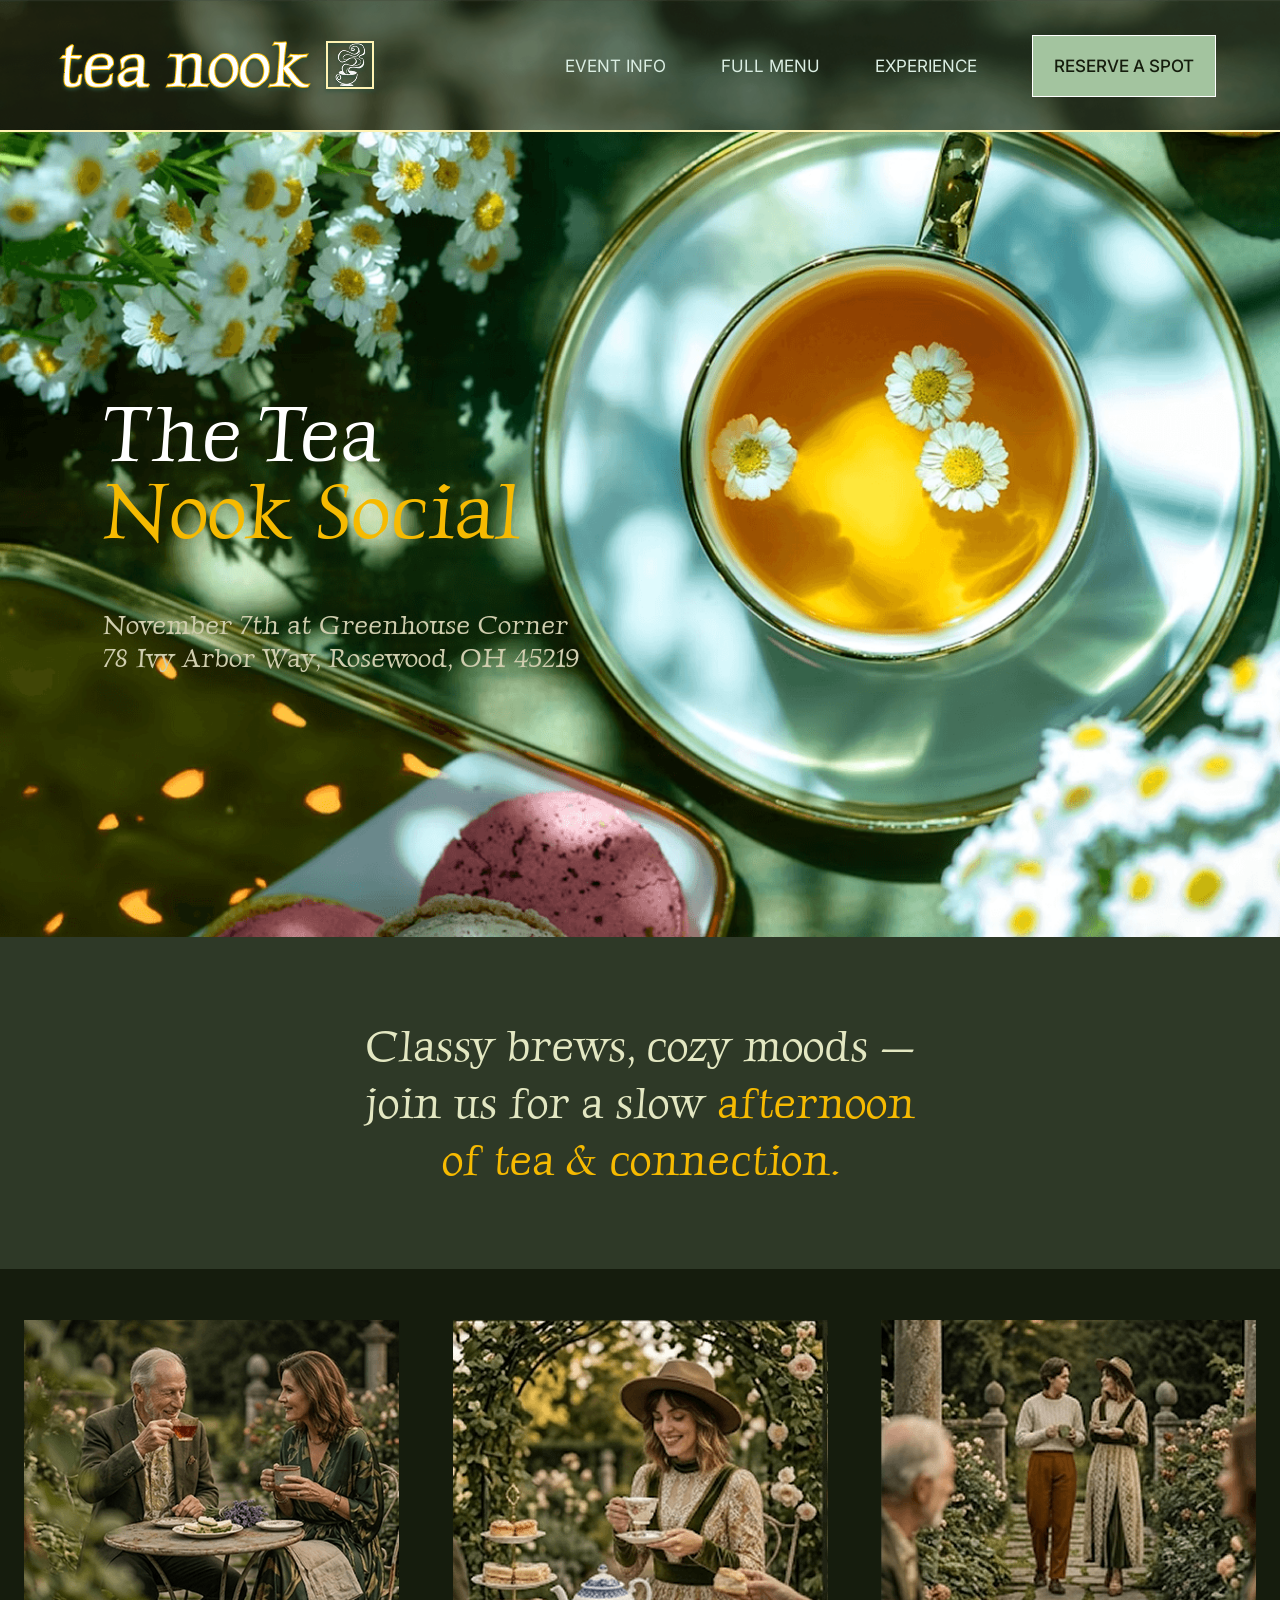
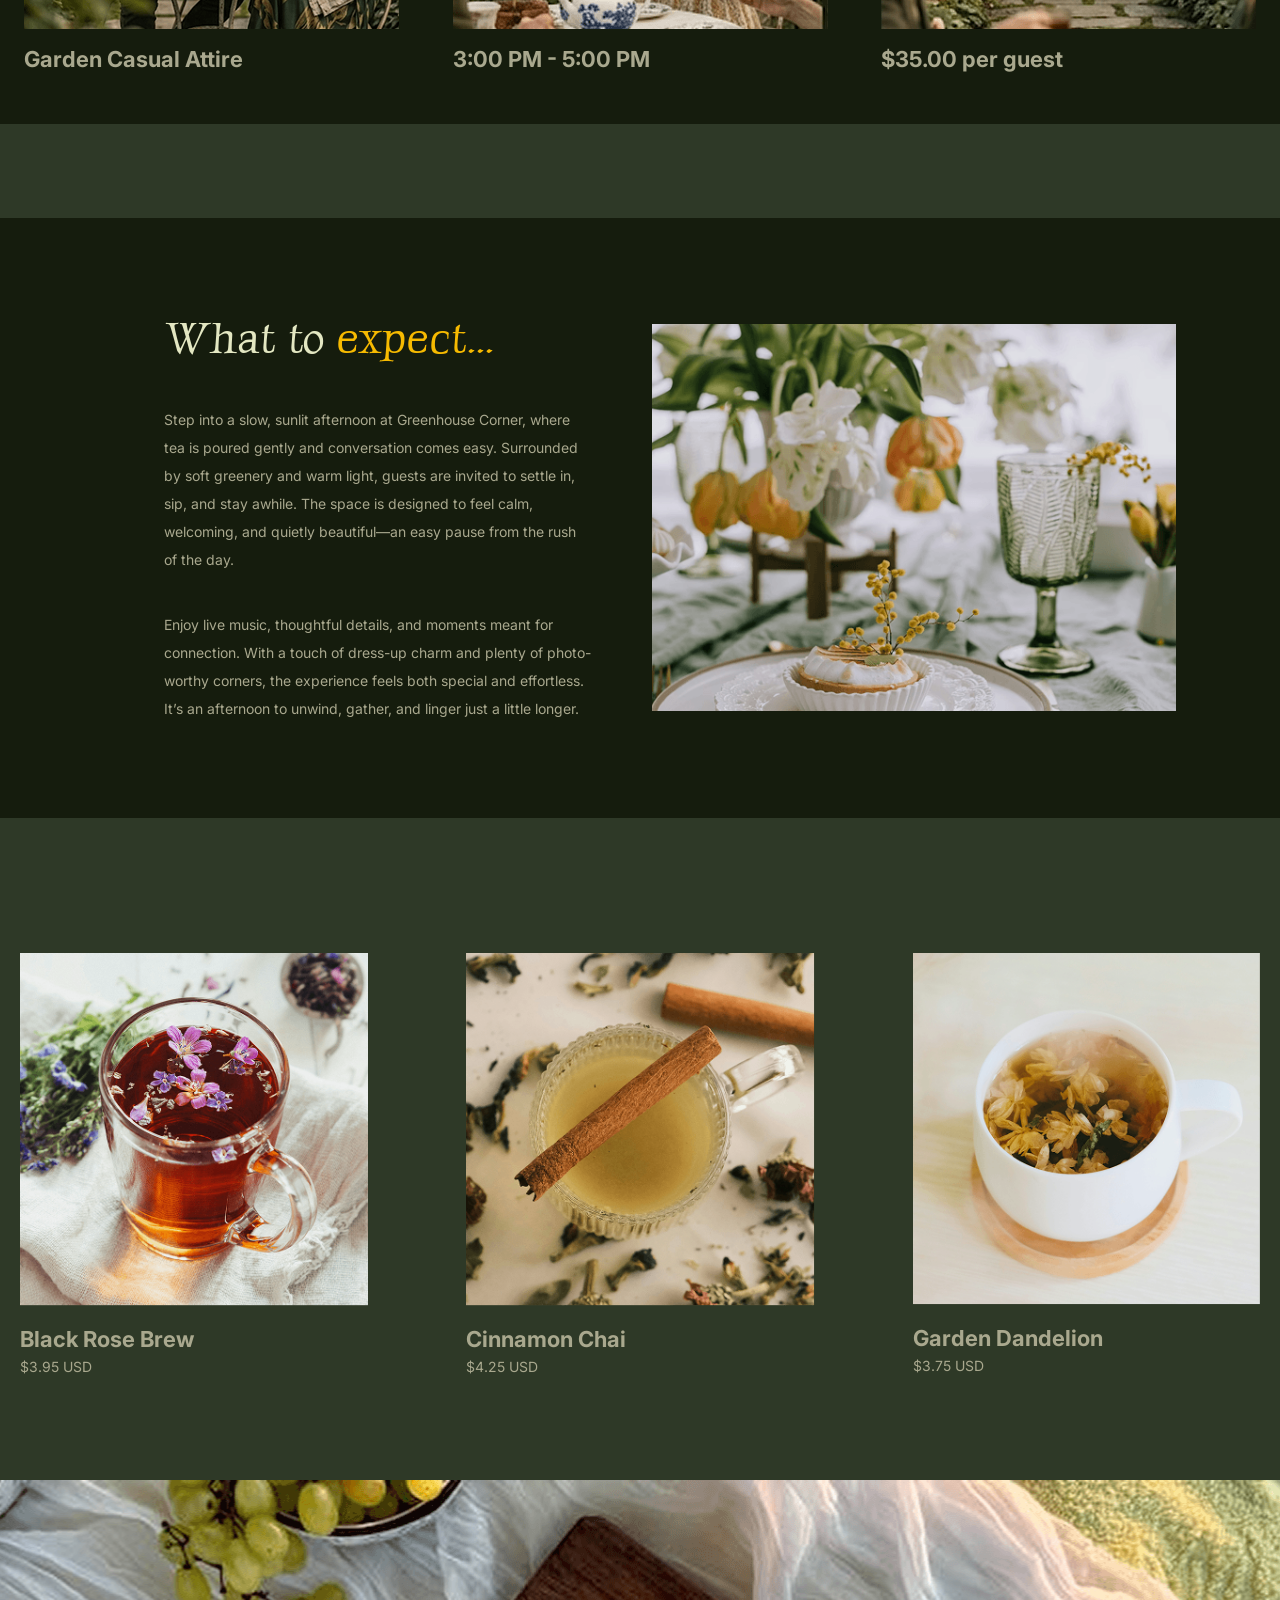
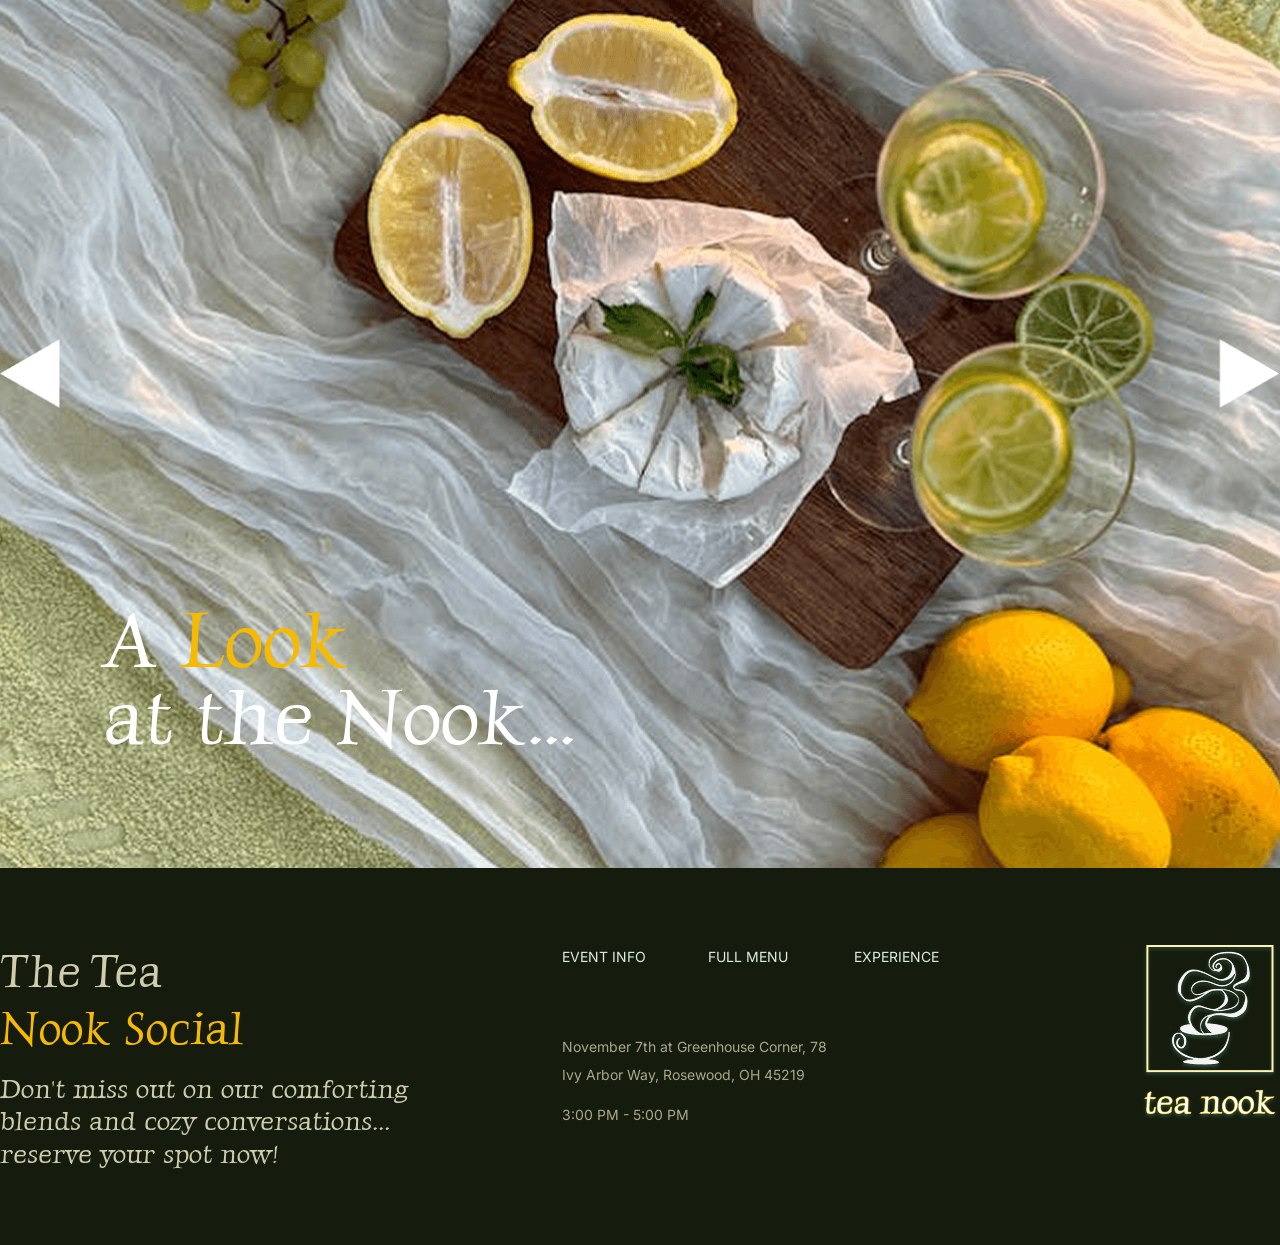
<file: index.html>
<!DOCTYPE html>
<html>
  <head>
    <meta charset="UTF-8" />
    <meta name="viewport" content="width=device-width, initial-scale=1.0">
    <title>Tea Nook Social</title>
    <link href="styles.css" rel="stylesheet" />
  </head>

  <body>
    <header>
      <nav>
        <ul class="nav-list">
          <li class="logo-item">
            <a href="index.html">
              <img src="images/sitelogo.png" class="logo" alt="Tea Nook Logo" />
            </a>
          </li>

          <div class="side-nav">
            <li><a href="eventinfo.html">EVENT INFO</a></li>
            <li><a href="fullmenu.html">FULL MENU</a></li>
            <li><a href="experience.html">EXPERIENCE</a></li>
            <li><a href="menu/index.html" class="btn">RESERVE A SPOT</a></li>
          </div>
        </ul>
      </nav>
    </header>

    <main>
      <section class="hero">
        <div class="hero-content">
          <h1>The Tea<br /><span class="yellow">Nook Social</span></h1>

          <h3>
            November 7th at Greenhouse Corner <br />
            78 Ivy Arbor Way, Rosewood,&nbsp;OH&nbsp;45219
          </h3>

        </div>
      </section>

      <section class="featured-gallery">
        <div class="featured-gallery-top">
          <h2>
            Classy brews, cozy moods — join us for a slow
            <span class="yellow">afternoon of tea & connection.</span>
          </h2>
        </div>

        <div class="featured-gallery-bottom">
          <ul class="gallery-items">
            <li>
              <img src="images/gardencasual.png" alt="2 Guests Drinking Tea" />
              <div class="featured-gallery-text">
                <h4>Garden Casual Attire</h4>
              </div>
            </li>

            <li>
              <img src="images/timeimg.png" alt="Woman Drinking Tea" />
              <div class="featured-gallery-text">
                <h4>3:00 PM - 5:00 PM</h4>
              </div>
            </li>

            <li>
              <img src="images/ticketcostimg.png" alt="Guests Walking Through Garden" />
              <div class="featured-gallery-text">
                <h4>$35.00 per guest</h4>
              </div>
            </li>
          </ul>
        </div>
      </section>

      <section class="expectations-bg">
        <section class="expectations">
          <div class="expectations-container">
            <div class="expectations-left">
              <h2>What to<span class="yellow"> expect...</span></h2>

              <p class="expectations-p1">
Step into a slow, sunlit afternoon at Greenhouse Corner, where tea is poured gently and conversation comes easy. Surrounded by soft greenery and warm light, guests are invited to settle in, sip, and stay awhile. The space is designed to feel calm, welcoming, and quietly beautiful—an easy pause from the rush of the day.</p>

              <p class="expectations-p2">
                Enjoy live music, thoughtful details, and moments meant for connection. With a touch of dress-up charm and plenty of photo-worthy corners, the experience feels both special and effortless. It’s an afternoon to unwind, gather, and linger just a little longer.
              </p>
            </div>

            <div class="expectations-right">
              <img src="images/whattoexpectimg.png" alt="Table with Flowers and Pastry" />
            </div>
          </div>
        </section>
      </section>

      <section class="featured-menu">
        <ul class="tea-items">
          <li>
            <a href="fullmenu.html">
              <img src="images/blackrose.png" alt="Black Rose Brew" />
              <div>
                <h4>Black Rose Brew</h4>
                <p>$3.95 USD</p>
              </div>
            </a>
          </li>
          <li>
            <a href="fullmenu.html">
              <img src="images/cinnamonchai.png" alt="Cinnamon Chai" />
              <div>
                <h4>Cinnamon Chai</h4>
                <p>$4.25 USD</p>
              </div>
            </a>
          </li>
          <li>
            <a href="fullmenu.html">
              <img src="images/gardendandelion.png" alt="Garden Dandelion" />
              <div>
                <h4>Garden Dandelion</h4>
                <p>$3.75 USD</p>
              </div>
            </a>
          </li>
        </ul>
      </section>

      <section class="largegallery1">
        <div class="largegallery1-content">
          <img src="images/galleryarrows.png" class="arrow" alt="Arrows" />

          <div class="largegallery1-tagline">
            <h1>A <span class="yellow">Look</span><br />at the Nook...</h1>
          </div>
        </div>
      </section>
    </main>

    <footer>
      <section class="footer-content">
      <div class="footer-left">
        <p class="footer-heading">The Tea<br /><span class="yellow">Nook Social</span></p>
        <h3>
Don't miss out on our comforting blends and cozy conversations... reserve your spot now!</h3>
      </div>

      <div class="footer-middle">
        <ul class="footer-nav">
          <li><a href="eventinfo.html">EVENT INFO</a></li>
          <li><a href="fullmenu.html">FULL MENU</a></li>
          <li><a href="experience.html">EXPERIENCE</a></li>
        </ul>

        <p class="footer-text-small">
November 7th at Greenhouse Corner, 78 <br />Ivy Arbor Way, Rosewood, OH 45219</p>
        <p class="footer-text-small">3:00 PM - 5:00 PM</p>
      </div>

      <div class="footer-right">
        <img src="images/secondarylogo.png" class="logo" alt="Tea Nook Logo" />
      </div>
      </section>
    </footer>
  </body>
</html>
</file>
<file: styles.css>
@import url("https://fonts.googleapis.com/css2?family=Inter:opsz,wght@14..32,100..900&display=swap");
@import url("https://fonts.googleapis.com/css2?family=Luxurious+Roman&display=swap");
@import url("reset.css");

*,
*::before,
*::after {
  box-sizing: border-box;
}

html {
  font-size: 10px;
}

a {
  text-decoration: none;
}

img {
  max-width: 100%;
  height: auto;
}

body {
  margin: 0;
}

/* WHAT TO EXPECT */
.expectations-left h2 {
  margin-bottom: 4.1rem;
}

.expectations-p1 {
  margin-bottom: 3.7rem;
}

.expectations-bg {
  background-color: #2e3927;
  padding: 94px 0 95px;
}

.expectations {
  background-color: #151c0d;
  max-width: 1307px;
  width: 100%;
  margin: 0 auto;
}

.expectations-container {
  max-width: 1084px;
  width: 100%;
  margin: 0 auto;

  display: flex;
  justify-content: space-between;
  align-items: center;

  gap: 60px;

  padding: 94px 66px 95px;
}

.expectations-left {
  flex: 0 0 45%;
  max-width: 475px;
  display: flex;
  flex-direction: column;
}

.expectations-right {
  flex: 0 0 55%;
}

.expectations-right img {
  width: 100%;
  height: auto;
  display: block;
}

/* BASE ELEMENTS */
body {
  font-family: "Inter", sans-serif;
  font-weight: 400;
  font-style: normal;
  font-size: 1.4rem;
  line-height: 2.8rem;
  color: #a9a88e;
  text-transform: none;
}

.btn {
  font-family: "Inter", sans-serif;
  font-weight: 500;
  font-style: normal;
  font-size: 1.7rem;
  color: #151c0d;
  background-color: #a3c49f;
  padding: 2rem 2.1rem;
  border-radius: 0px;
  border: 1px solid #ffffff;
  text-transform: capitalize;
}

.btn:hover {
  background-color: #f6ba01;
  color: #151c0d;
}

/* FEATURED GALLERY */
.featured-gallery {
  background-color: #151c0d;
  display: flex;
  flex-direction: column;
  min-height: 787px;
}

.featured-gallery h2 {
  max-width: 600px;
  width: 100%;
  margin: 0 auto;

  line-height: 1.3;
  text-wrap: balance;
}

.featured-gallery-top h2 span {
  display: inline;
}

.featured-gallery-top {
  background-color: #2e3927;
  padding: 80px 20px;
  width: 100%;
  
  display: flex;
  align-items: center;     
  justify-content: center; 
  text-align: center;
}

.featured-gallery-bottom {
  display: flex;
  justify-content: center;
  align-items: center;
  flex: 1;
}

.gallery-items {
  display: flex;
  gap: 53.5px;
  max-width: 1307px;
  margin: 0 auto;
}

.gallery-items li {
  max-width: 400px;
  width: 100%;
}

.gallery-items img {
  width: 100%;
  display: block;
  margin-bottom: 1.7rem;
}

/* FEATURED MENU */
.featured-menu {
  background-color: #2E3927;
  padding: 60px 20px;
  min-height: 567px;
  display: flex;
  align-items: center;
  justify-content: center;

  padding-top: 1px;
}

.featured-menu-text {
  height: 60px;
  padding-top: 2rem;
}

.tea-items {
  display: flex;
  justify-content: center;
  gap: 97.8px;
  max-width: 1307px;
  margin: 0 auto;
}

.tea-items li a {
  display: flex;
  flex-direction: column;
  gap: 2rem; 
}

.tea-items img {
  width: 100%;
  display: block;
}

/* FOOTER */
footer {
  background-color: #151c0d;
  padding-top: 75px;
  padding-bottom: 75px;
}

.footer-content {
  max-width: 1310px;
  width: 100%;
  margin: 0 auto;

  display: flex;
  justify-content: space-between;
  align-items: flex-start;
}

.footer-left .footer-heading {
  font-size: 4.6rem;
  line-height: 1.25;
  font-family: "Luxurious Roman", serif;
  font-weight: 400;
  font-style: normal;
  color: #cfcdae;
  text-transform: none;
}

.footer-left,
.footer-middle,
.footer-right {
  display: flex;
  flex-direction: column;
}

.footer-left {
  gap: 1.5rem;
  max-width: 422px;
  width: 100%;
}

.footer-left h3 {
  max-width: 422px;
  width: 100%;
}

.footer-middle {
  display: flex;
  flex-direction: column;
  gap: 1.2rem;
  align-items: flex-start;
  max-width: 438px;
  width: 100%;
}

.footer-middle p {
  max-width: 100%;
}

.footer-right {
  display: flex;
  align-items: center;
}

.footer-right .logo {
  margin-top: 0;
}

.footer-nav {
  display: flex;
  justify-content: space-between;
  width: 100%;
}

.footer-nav li {
  flex: 1;
  padding-bottom: 50px;
}

.footer-nav li a {
  margin-left: 0;
  text-decoration: none !important;
}

.footer-nav a {
  color: #dbeee3;
}

/* HEADINGS */
.yellow {
  color: #f6ba01;
}

h1 {
  font-family: "Luxurious Roman", serif;
  font-weight: 400;
  font-style: normal;
  font-size: 7.9rem;
  line-height: 7.7rem;
  color: #ffffff;
  text-transform: none;
}

h2 {
  font-family: "Luxurious Roman", serif;
  font-weight: 400;
  font-style: normal;
  font-size: 4.4rem;
  line-height: 5.28rem;
  color: #e3e7c2;
  text-transform: none;
}

h3 {
  font-family: "Luxurious Roman", serif;
  font-weight: 400;
  font-style: normal;
  font-size: 2.7rem;
  line-height: 3.24rem;
  color: #cfcdae;
  text-transform: none;
}

h4 {
  font-family: "Inter", sans-serif;
  font-weight: 700;
  font-style: normal;
  font-size: 2.2rem;
  line-height: 2.66rem;
  color: #a9a88e;
  text-transform: none;
}

/* HEADER */
header {
  width: 100%;
  background-color: #787c73;
  background-image: url("images/banner-bg-pic.png");
  background-repeat: no-repeat;
  background-size: cover;
  background-position: center;
  height: 132px;
  border-bottom: 2px solid #fff3b3;
}

/* HERO */
.hero {
  width: 100%;
  min-height: 805px;
  background-image: url("images/herobg.png");
  background-repeat: no-repeat;
  background-size: cover;
  background-position: center;

  padding-left: 103px;
  padding-right: 103px;

  display: flex;
  align-items: center;
}

.hero-content {
  display: flex;
  flex-direction: column;

  gap: 24px;

  max-width: 800px;
  width: 100%;
}

.hero-content {
  display: flex;
  flex-direction: column;
  gap: 60px;

  max-width: 617px;
  width: 100%;
}

.hero-subtag {
  max-width: 555px;
  width: 100%;
  height: 63px;
  padding-top: 60px;
}

.hero-tagline {
  max-width: 617px;
  width: 100%;
  height: 158px;
  padding-top: 298px;
}

/* LARGE GALLERY */
.largegallery1 {
   width: 100%;
  min-height: 988px;
  background-image: url("images/largegallery.png");
  background-repeat: no-repeat;
  background-size: cover;
  background-position: center;

  position: relative;
}

.arrow {
  position: absolute;
  top: 50%;
  left: 50%;
  transform: translate(-50%, -50%);
}

.largegallery1-tagline {
  position: absolute;
  bottom: 113px;  
  left: 103px;
  max-width: 475px;
  width: 100%;
}

/* LISTS */
li {
  list-style: none;
}

/* LOGO */
.logo {
  margin-top: 0;
}

* NAVIGATION */
nav {
  width: 100%;
  padding-left: 27px;
  padding-right: 27px;
  box-sizing: border-box;
}

nav ul {
  display: flex;
  height: 132px;
  align-items: center;
  justify-content: space-between;
}

nav li {
  font-size: 1.7rem;
  line-height: 2.1rem;
  color: #dbeee3;
  text-transform: capitalize;
  list-style: none;
}

nav li a {
  font-family: "Inter", sans-serif;
  font-weight: 400;
  font-style: normal;
  font-size: 1.7rem;
  line-height: 2.6rem;
  color: #dbeee3;
  margin-left: 5.5rem;
}

/* PARAGRAPHS */
p {
  font-family: "Inter", sans-serif;
  font-weight: 400;
  font-style: normal;
  font-size: 1.4rem;
  line-height: 2.8rem;
  color: #a9a88e;
  text-transform: none;
}

/* SIDE NAV */
.side-nav {
  display: flex;
  margin-right: 64px;
}

/*
FONTS

.luxurious-roman-regular {
  font-family: "Luxurious Roman", serif;
  font-weight: 400;
  font-style: normal;
}
.inter-bold {
  font-family: "Inter", sans-serif;
  font-weight: 700;
  font-style: bold;
}
.inter-regular {
  font-family: "Inter", sans-serif;
  font-weight: 400;
  font-style: normal;
}
.inter-medium {
  font-family: "Inter", sans-serif;
  font-weight: 500;
  font-style: normal;
}

COLORS

dusty-green: #2E3927
dark-green: #151C0D
beige: #DED9BA
nav-line-color: #FFF3B3
nav-options: #DBEEE3
btn-hero: #A3C49F
h1-color: #E3E7C2
h2-normal-color: #E3E7C2
h2-yellow-color: #F6BA01
h2-brown: #572A00
h3-color: #CFCDAE
h4-color: #A9A88E
paragraph-color: #A9A88E
footer-paragraph-color: #585777
*/

@media (max-width: 768px) {
/* KEY ELEMENTS */
.btn {
  font-size: 1.4rem;
  padding: 1.2rem 1.5rem;
}

/* NAVIGATION */
header {
  width: 100%;
}

nav ul {
  flex-direction: column;
  height: auto;
  gap: 10px;
}

.side-nav {
  display: none;
}

nav li a {
  margin-left: 0;
  font-size: 1.4rem;
}

nav .btn {
  display: none;
}

.mobile-cta {
  background-color: #151c0d;
  text-align: center;
  padding: 30px 0;
}

.mobile-cta .btn {
  display: inline-block;
}

/* HERO */
.hero {
  display: flex;
  flex-direction: column;

  justify-content: flex-end;
  align-items: flex-start;

  min-height: 90vh;

  padding: 0 27px 40px;

  background-position: 0% center !important;
}

.hero-content {
  max-width: 290px;
  text-align: left;
  gap: 2px;
  margin-bottom: 50px;
}

.hero-content h1 {
  line-height: 1.1;
}

.hero-content h3 {
  max-width: 290px;
  line-height: 1.8rem;
  font-weight: 500;
}

.hero-content h3 br {
  display: none;
}

/* TEXT STYLES */
header {
  height: auto;
  padding: 10px 0;
}

nav ul {
  height: auto;
}

h1 {
  font-size: 2.6rem;
  line-height: 2.8rem;
}

h2 {
  font-size: 2.4rem;
  line-height: 3.2rem;
}

h3 {
  font-size: 1.6rem;
  line-height: 2rem;
}

p {
  font-size: 1.3rem;
  line-height: 2.2rem;
}

/* FEATURED GALLERY */
.featured-gallery-top {
  padding: 60px 20px;
  width: 100%;

}

.featured-gallery-top h2 {
  max-width: 280px;
  margin: 0 auto;
  text-align: center;}

.featured-gallery-top h2 span {
  display: inline;
}

.gallery-items {
  flex-direction: column;
  gap: 20px;
  align-items: center;
}

.gallery-items li {
  max-width: 100%;
  max-width: 350px;
}

/* WHAT TO EXPECT */
.expectations {
  width: 100%;
  overflow-x: hidden;
}

.expectations-container {
  flex-direction: column;
  gap: 30px;
  padding: 20px 20px;
  max-width: 100%;  
}

.expectations-left, .expectations-right {
  width: 100%;
  flex: 1;
}

.expectations-bg {
  padding: 40px 0;
}

/* FEATURED MENU */
.tea-items {
  flex-direction: column;
  gap: 20px;
  align-items: center;
}

.tea-items li {
  width: 100%;
  max-width: 300px;
}

/* LARGE GALLERY */
.largegallery1 {
  min-height: auto;
  padding: 60px 27px;
}

.largegallery1-tagline {
  position: static;
  text-align: left;
  width: 210px;
}

.largegallery1-tagline h1 {
  line-height: 1.1;
}

.arrow {
  display: none;
}

/* FOOTER */
footer {
  padding: 60px 27px;
}

.footer-content {
  flex-direction: column;
  gap: 40px;
  align-items: flex-start;
  text-align: left;
}

.footer-left, .footer-middle, .footer-right {
  width: 100%;
  text-align: left;
}

.footer-left,
.footer-middle {
  max-width: 320px;
  width: 100%;
}

.footer-left {
  margin-bottom: 10px;
}

.footer-middle {
  align-items: left;
  margin-bottom: 10px;

}

.footer-right {
  justify-content: flex-start;
  align-items: flex-start;
}

.footer-nav {
  flex-direction: column;
  gap: 16px;
  align-items: flex-start;
}
  
.footer-nav li {
  padding-bottom: 0;
}

.footer-right .logo {
  display: block;
  margin: 0;
}

}
</file>
